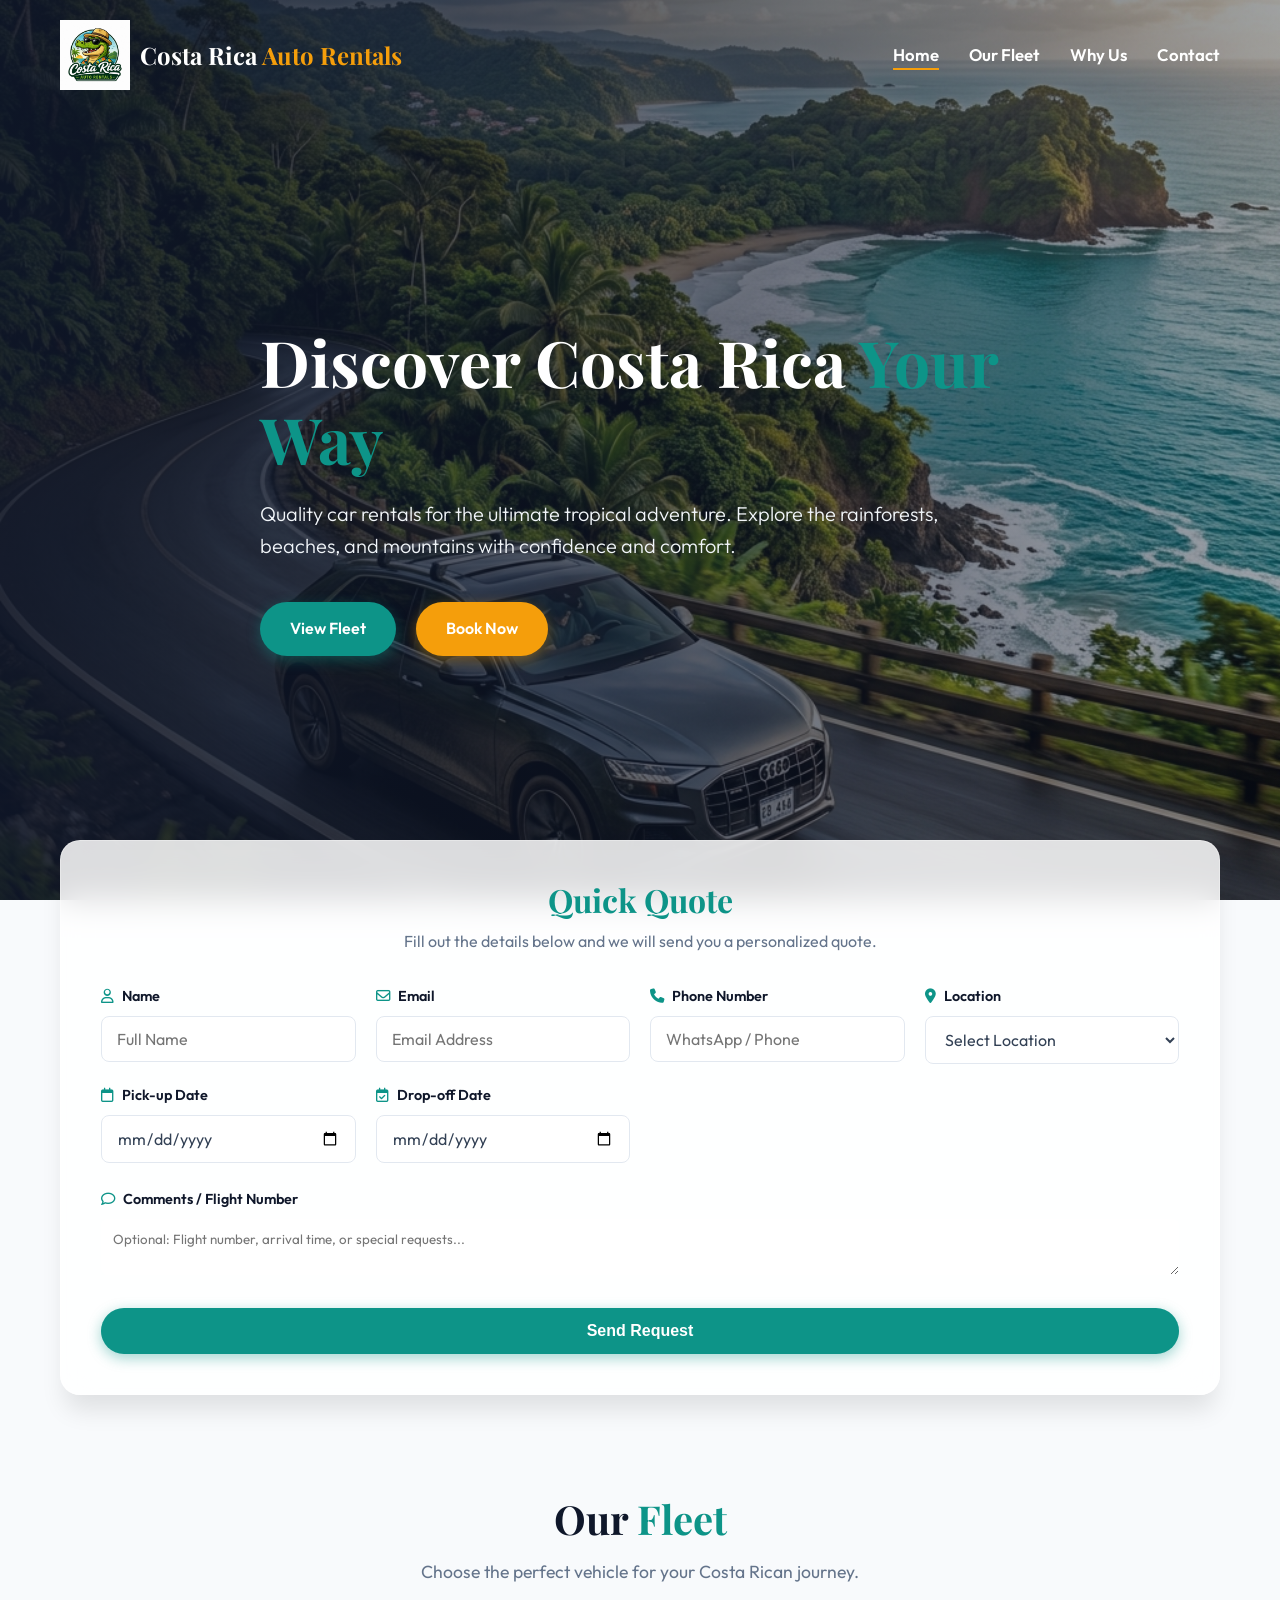
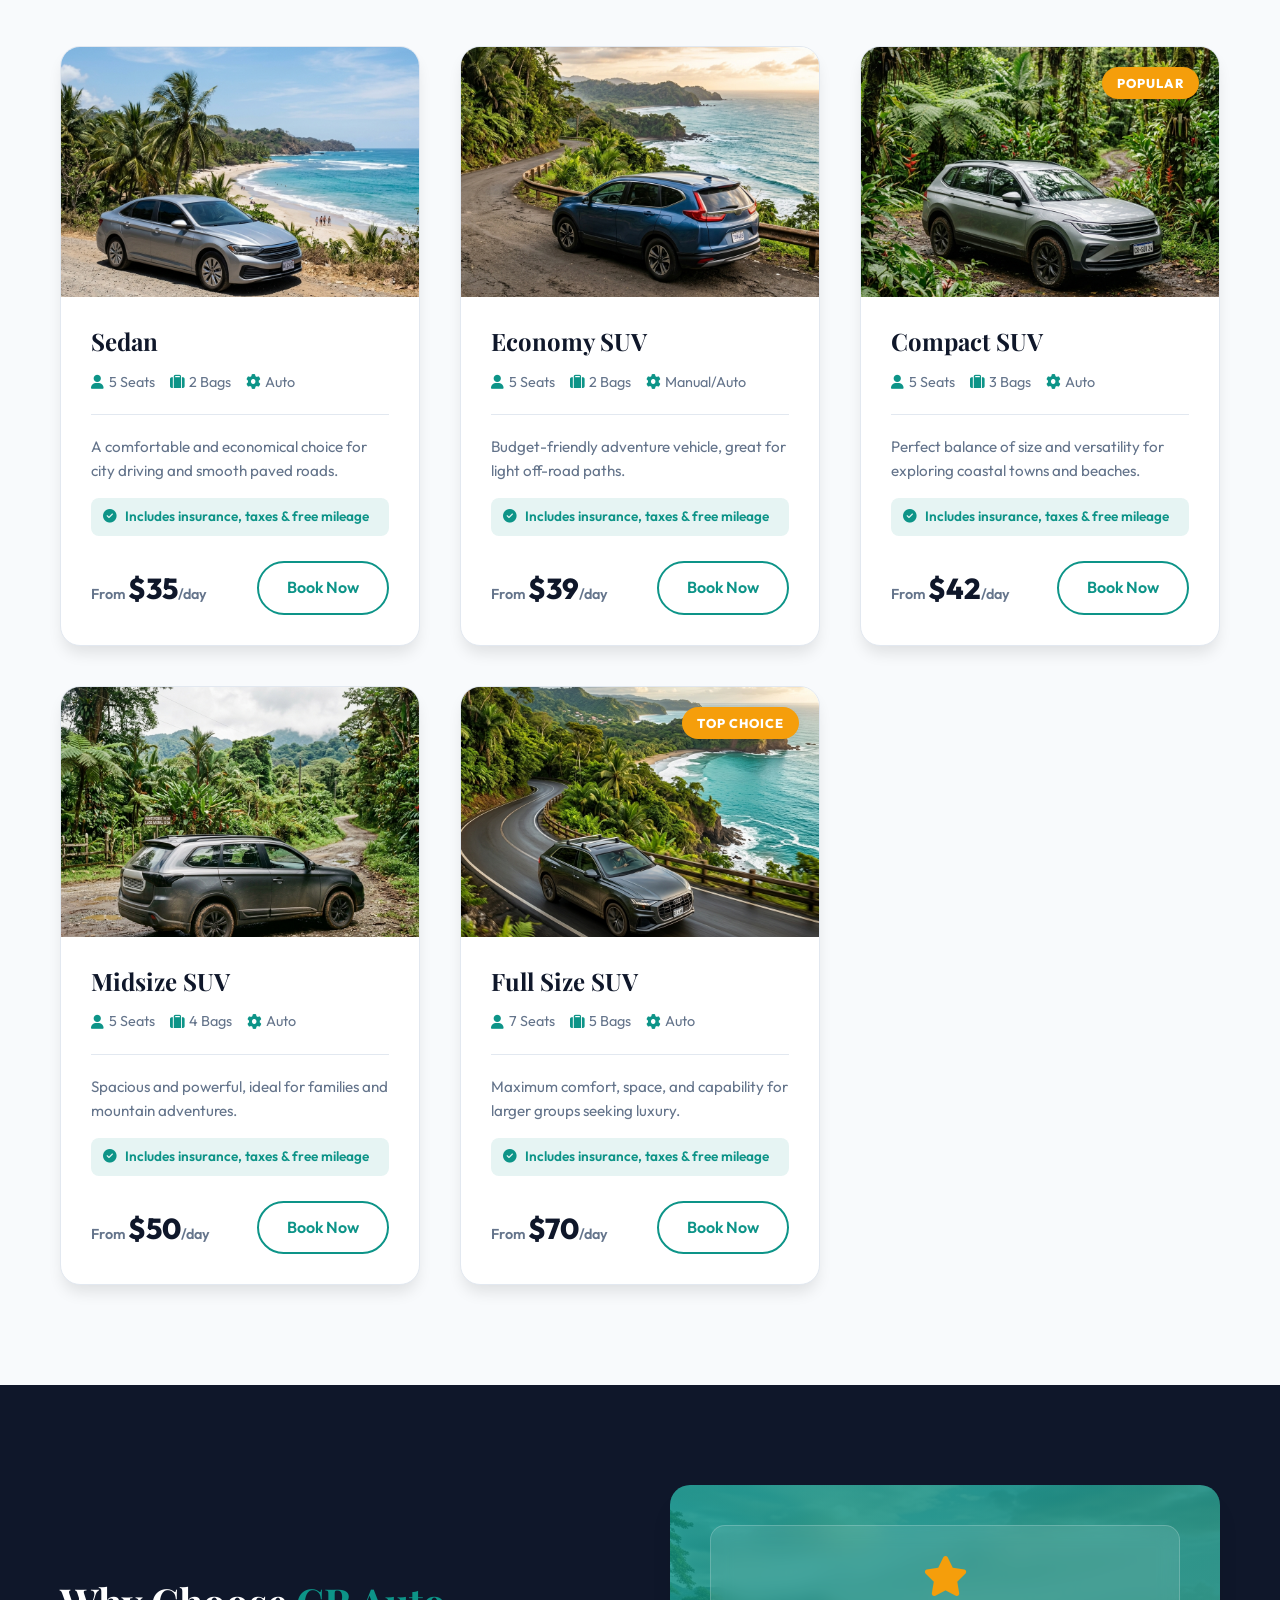
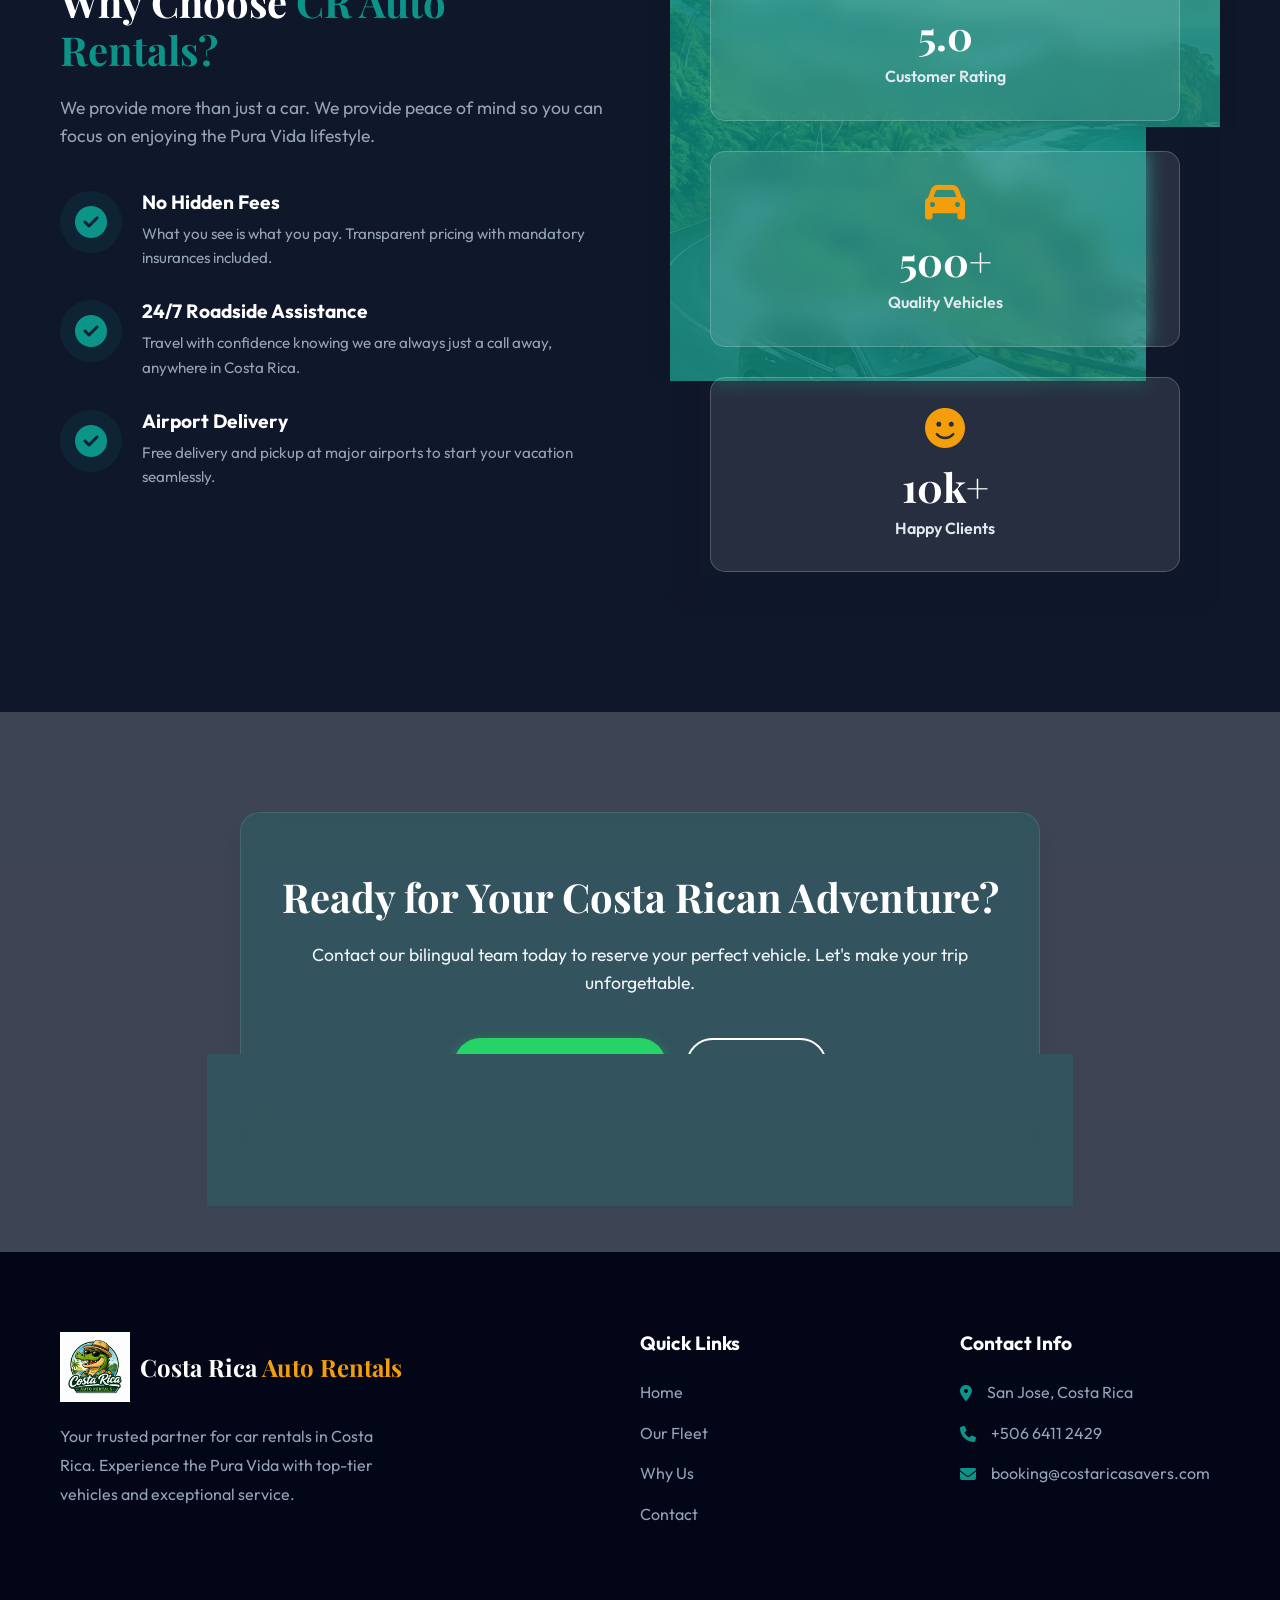
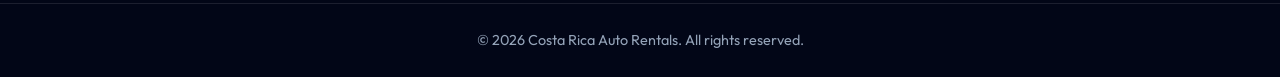
<file: Costa-Rica-Auto-Rentals/index.html>
<!DOCTYPE html>
<html lang="en">
<head>
    <meta charset="UTF-8">
    <meta name="viewport" content="width=device-width, initial-scale=1.0">
    <title>Costa Rica Auto Rentals | Quality Car Hire</title>
    <meta name="description" content="Explore Costa Rica with our reliable car rental service. Choose from luxury SUVs and economical compacts to start your adventure today.">
    <!-- Google Fonts -->
    <link rel="preconnect" href="https://fonts.googleapis.com">
    <link rel="preconnect" href="https://fonts.gstatic.com" crossorigin>
    <link href="https://fonts.googleapis.com/css2?family=Outfit:wght@300;400;600;800&family=Playfair+Display:wght@600;700&display=swap" rel="stylesheet">
    <!-- Font Awesome -->
    <link rel="stylesheet" href="https://cdnjs.cloudflare.com/ajax/libs/font-awesome/6.4.0/css/all.min.css">
    <link rel="stylesheet" href="styles.css">
</head>
<body>

    <!-- Navigation -->
    <nav id="navbar" class="navbar">
        <div class="container nav-container">
            <a href="#" class="logo">
                <img src="assets/logo.jpg" alt="Costa Rica Auto Rentals Logo" class="brand-logo">
                <span class="logo-text">Costa Rica <span>Auto Rentals</span></span>
            </a>
            <ul class="nav-links">
                <li><a href="#home">Home</a></li>
                <li><a href="#fleet">Our Fleet</a></li>
                <li><a href="#why-us">Why Us</a></li>
                <li><a href="#contact">Contact</a></li>
            </ul>
            <div class="hamburger">
                <i class="fa-solid fa-bars"></i>
            </div>
        </div>
    </nav>

    <!-- Hero Section -->
    <section id="home" class="hero">
        <div class="hero-overlay"></div>
        <div class="container hero-content">
            <h1>Discover Costa Rica <span>Your Way</span></h1>
            <p>Quality car rentals for the ultimate tropical adventure. Explore the rainforests, beaches, and mountains with confidence and comfort.</p>
            <div class="hero-cta">
                <a href="#fleet" class="btn btn-primary">View Fleet</a>
                <a href="#contact" class="btn btn-secondary">Book Now</a>
            </div>
        </div>
    </section>

    <!-- Quick Quote Form Widget -->
    <section class="booking-widget-section">
        <div class="container">
            <form action="https://formsubmit.co/booking@costaricasavers.com" method="POST" id="quick-quote" class="quick-quote-form glassmorphism">
                <div class="form-header">
                    <h3>Quick Quote</h3>
                    <p>Fill out the details below and we will send you a personalized quote.</p>
                </div>
                
                <div class="form-grid">
                    <div class="input-group">
                        <label><i class="fa-regular fa-user"></i> Name</label>
                        <input type="text" name="Name" required placeholder="Full Name">
                    </div>
                    <div class="input-group">
                        <label><i class="fa-regular fa-envelope"></i> Email</label>
                        <input type="email" name="Email" required placeholder="Email Address">
                    </div>
                    <div class="input-group">
                        <label><i class="fa-solid fa-phone"></i> Phone Number</label>
                        <input type="tel" name="Phone" required placeholder="WhatsApp / Phone">
                    </div>
                    <div class="input-group">
                        <label><i class="fa-solid fa-location-dot"></i> Location</label>
                        <select name="Location" required>
                            <option value="">Select Location</option>
                            <option value="SJO">San Jose Airport (SJO)</option>
                            <option value="LIR">Liberia Airport (LIR)</option>
                        </select>
                    </div>
                    <div class="input-group">
                        <label><i class="fa-regular fa-calendar"></i> Pick-up Date</label>
                        <input type="date" name="Pick-up Date" required>
                    </div>
                    <div class="input-group">
                        <label><i class="fa-regular fa-calendar-check"></i> Drop-off Date</label>
                        <input type="date" name="Drop-off Date" required>
                    </div>
                </div>

                <div class="input-group" style="margin-bottom: 25px;">
                    <label><i class="fa-regular fa-comment"></i> Comments / Flight Number</label>
                    <textarea name="Comments" rows="2" placeholder="Optional: Flight number, arrival time, or special requests..." style="width: 100%; padding: 12px; border: 1px solid var(--border-color); border-radius: 8px; font-family: inherit;"></textarea>
                </div>

                <!-- Configuración oculta de FormSubmit -->
                <input type="hidden" name="_subject" value="New Quick Quote Request - Costa Rica Auto Rentals">
                <input type="hidden" name="_captcha" value="false">
                <input type="hidden" name="_template" value="table">
                
                <button type="submit" class="btn btn-primary btn-block" id="submit-quote">Send Request</button>
            </form>
        </div>
    </section>

    <!-- Fleet Section -->
    <section id="fleet" class="fleet section-padding">
        <div class="container">
            <div class="section-title">
                <h2>Our <span>Fleet</span></h2>
                <p>Choose the perfect vehicle for your Costa Rican journey.</p>
            </div>
            
            <div class="fleet-grid">
                <!-- Sedan -->
                <div class="car-card">
                    <div class="car-img-container">
                        <img src="assets/fleet_sedan.png" alt="Sedan" class="car-img">
                    </div>
                    <div class="car-info">
                        <h3>Sedan</h3>
                        <div class="car-features">
                            <span><i class="fa-solid fa-user"></i> 5 Seats</span>
                            <span><i class="fa-solid fa-suitcase"></i> 2 Bags</span>
                            <span><i class="fa-solid fa-gear"></i> Auto</span>
                        </div>
                        <p class="car-desc">A comfortable and economical choice for city driving and smooth paved roads.</p>
                        <p class="car-includes"><i class="fa-solid fa-check-circle"></i> Includes insurance, taxes & free mileage</p>
                        <div class="car-footer">
                            <div class="price">From <span>$35</span>/day</div>
                            <a href="#contact" class="btn btn-outline">Book Now</a>
                        </div>
                    </div>
                </div>

                <!-- Economy SUV -->
                <div class="car-card">
                    <div class="car-img-container">
                        <img src="assets/fleet_economy_suv.png" alt="Economy SUV" class="car-img">
                    </div>
                    <div class="car-info">
                        <h3>Economy SUV</h3>
                        <div class="car-features">
                            <span><i class="fa-solid fa-user"></i> 5 Seats</span>
                            <span><i class="fa-solid fa-suitcase"></i> 2 Bags</span>
                            <span><i class="fa-solid fa-gear"></i> Manual/Auto</span>
                        </div>
                        <p class="car-desc">Budget-friendly adventure vehicle, great for light off-road paths.</p>
                        <p class="car-includes"><i class="fa-solid fa-check-circle"></i> Includes insurance, taxes & free mileage</p>
                        <div class="car-footer">
                            <div class="price">From <span>$39</span>/day</div>
                            <a href="#contact" class="btn btn-outline">Book Now</a>
                        </div>
                    </div>
                </div>

                <!-- Compact SUV -->
                <div class="car-card">
                    <div class="car-img-container">
                        <img src="assets/fleet_compact_suv.png" alt="Compact SUV" class="car-img">
                        <div class="car-badge">Popular</div>
                    </div>
                    <div class="car-info">
                        <h3>Compact SUV</h3>
                        <div class="car-features">
                            <span><i class="fa-solid fa-user"></i> 5 Seats</span>
                            <span><i class="fa-solid fa-suitcase"></i> 3 Bags</span>
                            <span><i class="fa-solid fa-gear"></i> Auto</span>
                        </div>
                        <p class="car-desc">Perfect balance of size and versatility for exploring coastal towns and beaches.</p>
                        <p class="car-includes"><i class="fa-solid fa-check-circle"></i> Includes insurance, taxes & free mileage</p>
                        <div class="car-footer">
                            <div class="price">From <span>$42</span>/day</div>
                            <a href="#contact" class="btn btn-outline">Book Now</a>
                        </div>
                    </div>
                </div>

                <!-- Midsize SUV -->
                <div class="car-card">
                    <div class="car-img-container">
                        <img src="assets/fleet_midsize_suv.png" alt="Midsize SUV" class="car-img">
                    </div>
                    <div class="car-info">
                        <h3>Midsize SUV</h3>
                        <div class="car-features">
                            <span><i class="fa-solid fa-user"></i> 5 Seats</span>
                            <span><i class="fa-solid fa-suitcase"></i> 4 Bags</span>
                            <span><i class="fa-solid fa-gear"></i> Auto</span>
                        </div>
                        <p class="car-desc">Spacious and powerful, ideal for families and mountain adventures.</p>
                        <p class="car-includes"><i class="fa-solid fa-check-circle"></i> Includes insurance, taxes & free mileage</p>
                        <div class="car-footer">
                            <div class="price">From <span>$50</span>/day</div>
                            <a href="#contact" class="btn btn-outline">Book Now</a>
                        </div>
                    </div>
                </div>

                <!-- Full Size SUV -->
                <div class="car-card">
                    <div class="car-img-container">
                        <img src="assets/hero_costa_rica.png" alt="Full Size SUV" class="car-img">
                        <div class="car-badge">Top Choice</div>
                    </div>
                    <div class="car-info">
                        <h3>Full Size SUV</h3>
                        <div class="car-features">
                            <span><i class="fa-solid fa-user"></i> 7 Seats</span>
                            <span><i class="fa-solid fa-suitcase"></i> 5 Bags</span>
                            <span><i class="fa-solid fa-gear"></i> Auto</span>
                        </div>
                        <p class="car-desc">Maximum comfort, space, and capability for larger groups seeking luxury.</p>
                        <p class="car-includes"><i class="fa-solid fa-check-circle"></i> Includes insurance, taxes & free mileage</p>
                        <div class="car-footer">
                            <div class="price">From <span>$70</span>/day</div>
                            <a href="#contact" class="btn btn-outline">Book Now</a>
                        </div>
                    </div>
                </div>
            </div>
        </div>
    </section>

    <!-- Why Us Section -->
    <section id="why-us" class="why-us section-padding">
        <div class="container">
            <div class="why-us-content">
                <div class="why-us-text">
                    <h2>Why Choose <span>CR Auto Rentals?</span></h2>
                    <p>We provide more than just a car. We provide peace of mind so you can focus on enjoying the Pura Vida lifestyle.</p>
                    <ul class="benefits-list">
                        <li>
                            <i class="fa-solid fa-check-circle"></i>
                            <div>
                                <h4>No Hidden Fees</h4>
                                <p>What you see is what you pay. Transparent pricing with mandatory insurances included.</p>
                            </div>
                        </li>
                        <li>
                            <i class="fa-solid fa-check-circle"></i>
                            <div>
                                <h4>24/7 Roadside Assistance</h4>
                                <p>Travel with confidence knowing we are always just a call away, anywhere in Costa Rica.</p>
                            </div>
                        </li>
                        <li>
                            <i class="fa-solid fa-check-circle"></i>
                            <div>
                                <h4>Airport Delivery</h4>
                                <p>Free delivery and pickup at major airports to start your vacation seamlessly.</p>
                            </div>
                        </li>
                    </ul>
                </div>
                <div class="why-us-image glassmorphism">
                    <div class="stats-container">
                        <div class="stat-box">
                            <i class="fa-solid fa-star"></i>
                            <h3>5.0</h3>
                            <p>Customer Rating</p>
                        </div>
                        <div class="stat-box">
                            <i class="fa-solid fa-car"></i>
                            <h3>500+</h3>
                            <p>Quality Vehicles</p>
                        </div>
                        <div class="stat-box">
                            <i class="fa-solid fa-face-smile"></i>
                            <h3>10k+</h3>
                            <p>Happy Clients</p>
                        </div>
                    </div>
                </div>
            </div>
        </div>
    </section>

    <!-- Contact / CTA Section -->
    <section id="contact" class="cta section-padding">
        <div class="container">
            <div class="cta-card glassmorphism">
                <h2>Ready for Your Costa Rican Adventure?</h2>
                <p>Contact our bilingual team today to reserve your perfect vehicle. Let's make your trip unforgettable.</p>
                <div class="cta-buttons">
                    <a href="https://wa.me/50664112429" target="_blank" class="btn btn-whatsapp"><i class="fa-brands fa-whatsapp"></i> Chat on WhatsApp</a>
                    <a href="mailto:booking@costaricasavers.com" class="btn btn-outline-light"><i class="fa-regular fa-envelope"></i> Email Us</a>
                </div>
            </div>
        </div>
    </section>

    <!-- Footer -->
    <footer>
        <div class="container footer-content">
            <div class="footer-brand">
                <a href="#" class="logo">
                    <img src="assets/logo.jpg" alt="Costa Rica Auto Rentals Logo" class="brand-logo">
                    <span class="logo-text" style="color: var(--white);">Costa Rica <span>Auto Rentals</span></span>
                </a>
                <p>Your trusted partner for car rentals in Costa Rica. Experience the Pura Vida with top-tier vehicles and exceptional service.</p>
            </div>
            <div class="footer-links">
                <h3>Quick Links</h3>
                <ul>
                    <li><a href="#home">Home</a></li>
                    <li><a href="#fleet">Our Fleet</a></li>
                    <li><a href="#why-us">Why Us</a></li>
                    <li><a href="#contact">Contact</a></li>
                </ul>
            </div>
            <div class="footer-contact">
                <h3>Contact Info</h3>
                <p><i class="fa-solid fa-location-dot"></i> San Jose, Costa Rica</p>
                <p><i class="fa-solid fa-phone"></i> +506 6411 2429</p>
                <p><i class="fa-solid fa-envelope"></i> booking@costaricasavers.com</p>
            </div>
        </div>
        <div class="footer-bottom">
            <p>&copy; 2026 Costa Rica Auto Rentals. All rights reserved.</p>
        </div>
    </footer>

    <script src="script.js"></script>
</body>
</html>
</file>
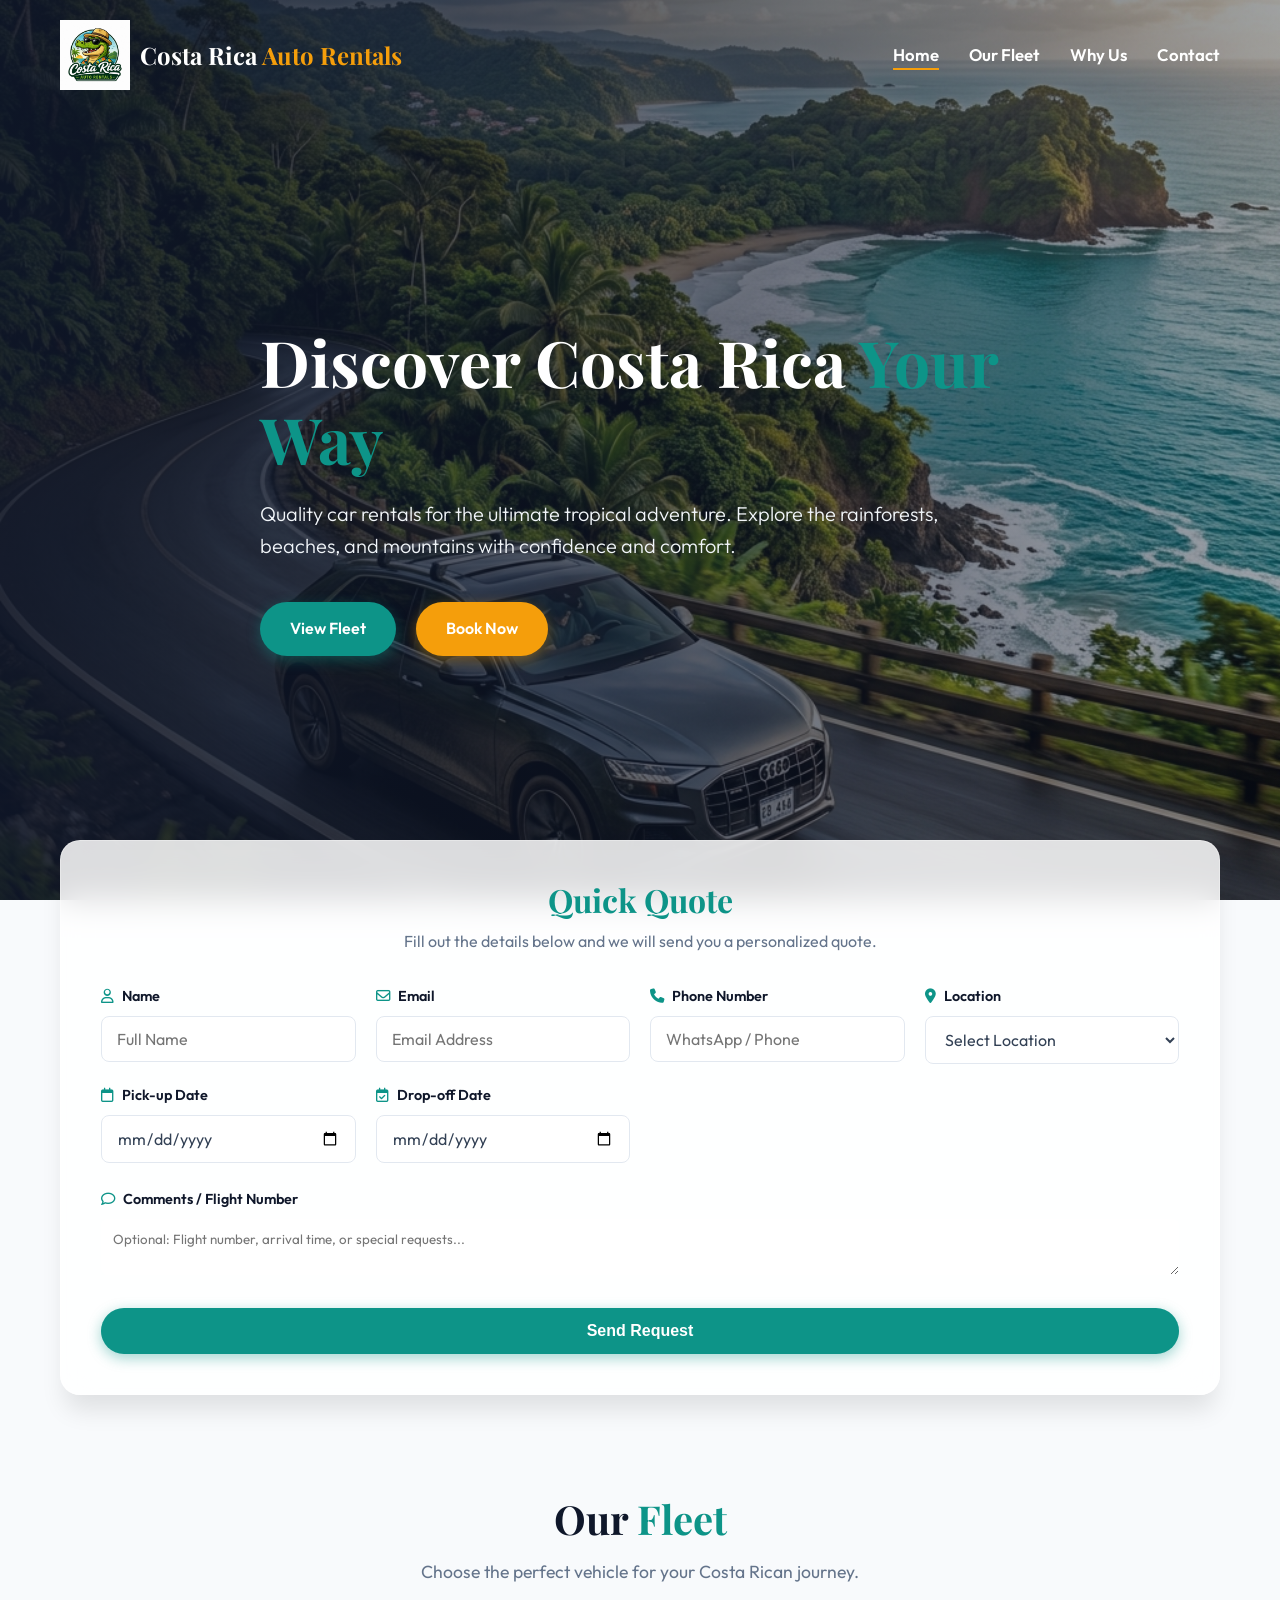
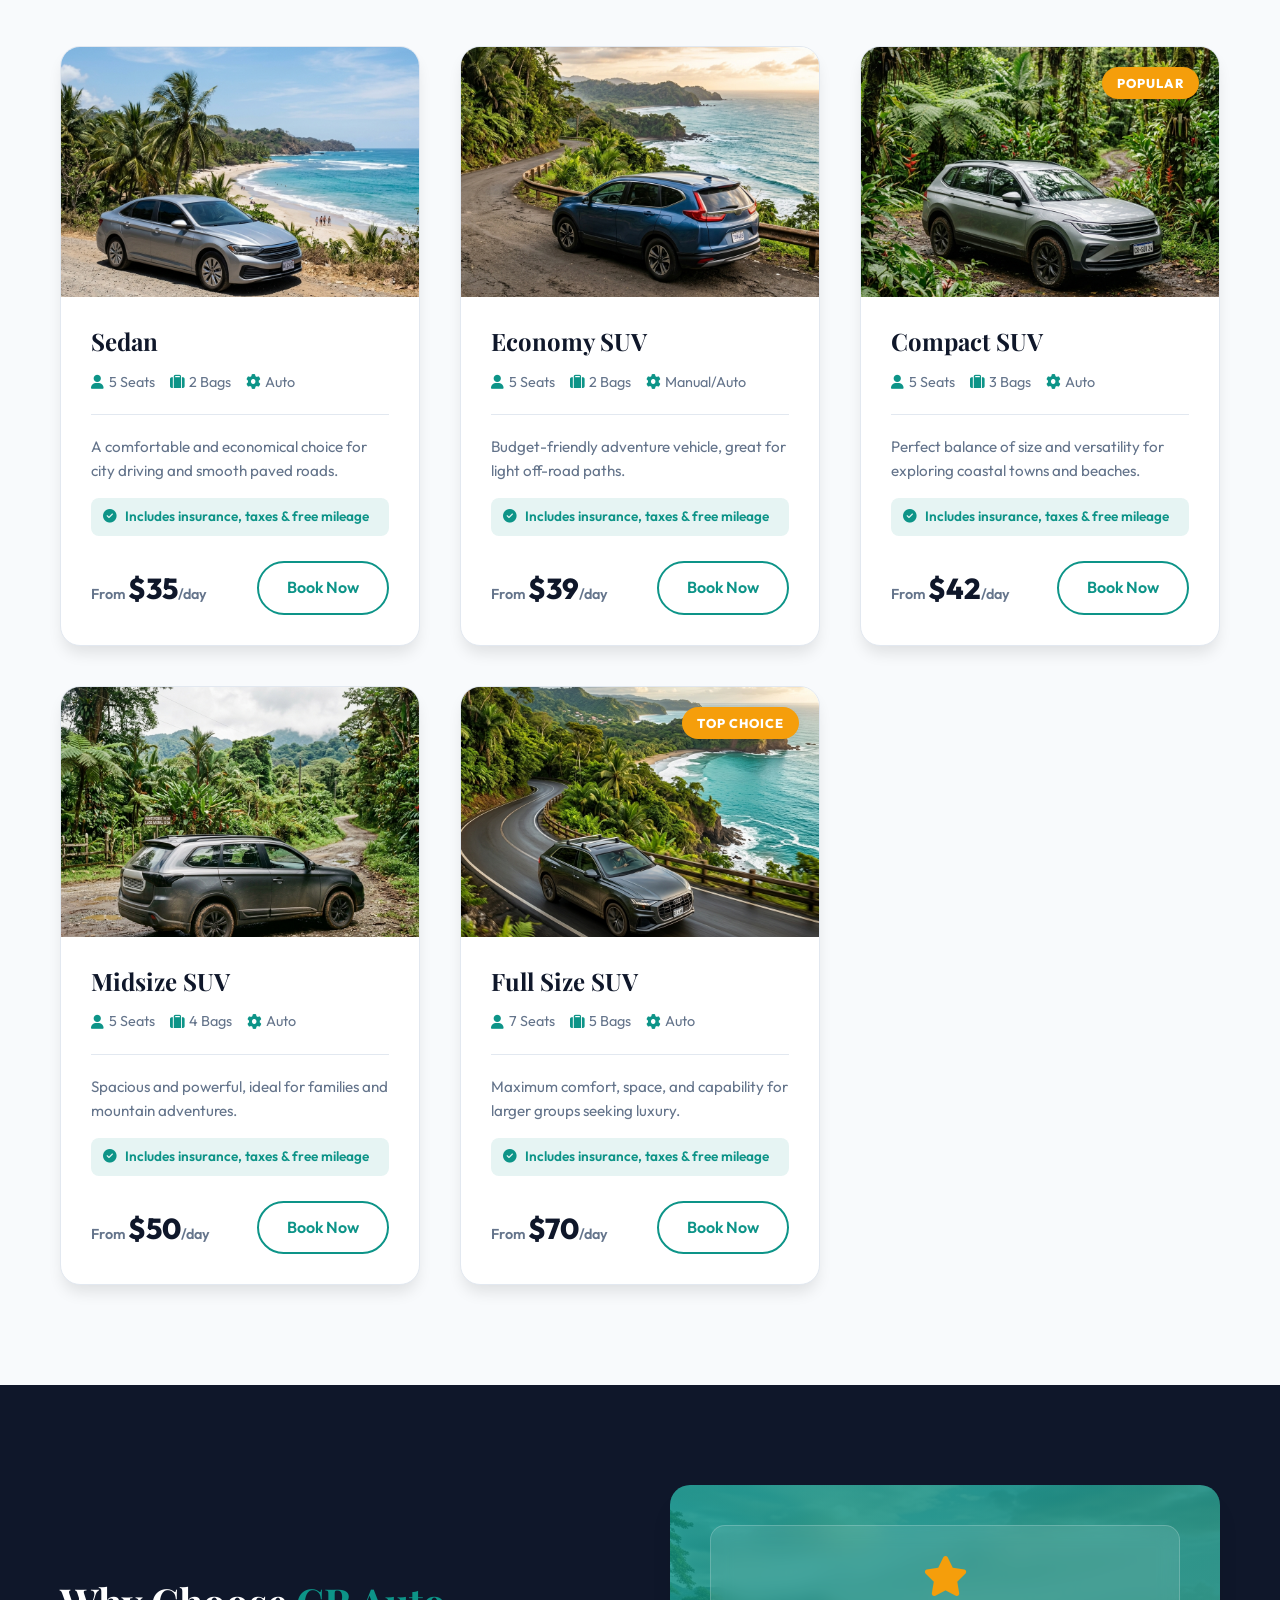
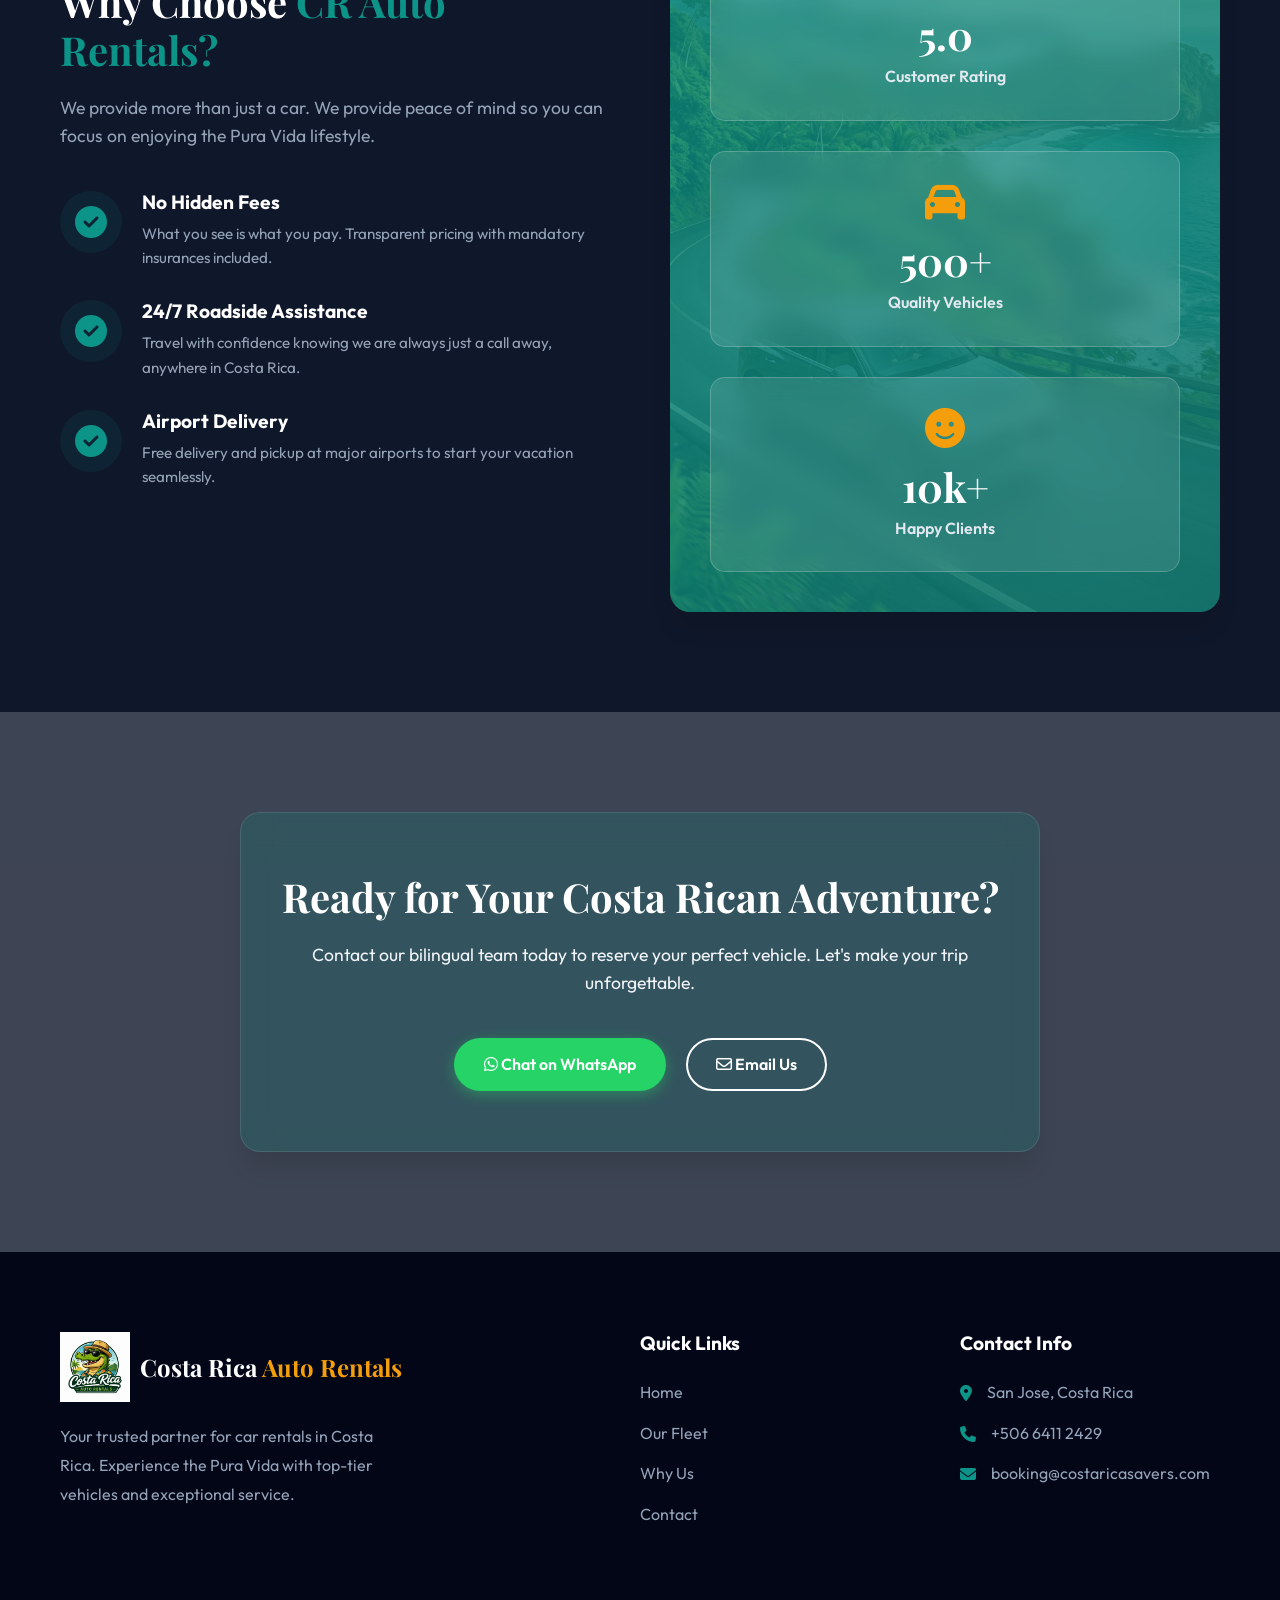
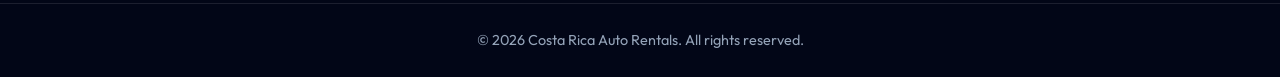
<file: Costa-Rica-Auto-Rentals/Costa-Rica-Auto-Rentals/index.html>
<!DOCTYPE html>
<html lang="en">
<head>
    <meta charset="UTF-8">
    <meta name="viewport" content="width=device-width, initial-scale=1.0">
    <title>Costa Rica Auto Rentals | Quality Car Hire</title>
    <meta name="description" content="Explore Costa Rica with our reliable car rental service. Choose from luxury SUVs and economical compacts to start your adventure today.">
    <!-- Google Fonts -->
    <link rel="preconnect" href="https://fonts.googleapis.com">
    <link rel="preconnect" href="https://fonts.gstatic.com" crossorigin>
    <link href="https://fonts.googleapis.com/css2?family=Outfit:wght@300;400;600;800&family=Playfair+Display:wght@600;700&display=swap" rel="stylesheet">
    <!-- Font Awesome -->
    <link rel="stylesheet" href="https://cdnjs.cloudflare.com/ajax/libs/font-awesome/6.4.0/css/all.min.css">
    <link rel="stylesheet" href="styles.css">
</head>
<body>

    <!-- Navigation -->
    <nav id="navbar" class="navbar">
        <div class="container nav-container">
            <a href="#" class="logo">
                <img src="assets/logo.jpg" alt="Costa Rica Auto Rentals Logo" class="brand-logo">
                <span class="logo-text">Costa Rica <span>Auto Rentals</span></span>
            </a>
            <ul class="nav-links">
                <li><a href="#home">Home</a></li>
                <li><a href="#fleet">Our Fleet</a></li>
                <li><a href="#why-us">Why Us</a></li>
                <li><a href="#contact">Contact</a></li>
            </ul>
            <div class="hamburger">
                <i class="fa-solid fa-bars"></i>
            </div>
        </div>
    </nav>

    <!-- Hero Section -->
    <section id="home" class="hero">
        <div class="hero-overlay"></div>
        <div class="container hero-content">
            <h1>Discover Costa Rica <span>Your Way</span></h1>
            <p>Quality car rentals for the ultimate tropical adventure. Explore the rainforests, beaches, and mountains with confidence and comfort.</p>
            <div class="hero-cta">
                <a href="#fleet" class="btn btn-primary">View Fleet</a>
                <a href="#contact" class="btn btn-secondary">Book Now</a>
            </div>
        </div>
    </section>

    <!-- Quick Quote Form Widget -->
    <section class="booking-widget-section">
        <div class="container">
            <form action="https://formsubmit.co/booking@costaricasavers.com" method="POST" id="quick-quote" class="quick-quote-form glassmorphism">
                <div class="form-header">
                    <h3>Quick Quote</h3>
                    <p>Fill out the details below and we will send you a personalized quote.</p>
                </div>
                
                <div class="form-grid">
                    <div class="input-group">
                        <label><i class="fa-regular fa-user"></i> Name</label>
                        <input type="text" name="Name" required placeholder="Full Name">
                    </div>
                    <div class="input-group">
                        <label><i class="fa-regular fa-envelope"></i> Email</label>
                        <input type="email" name="Email" required placeholder="Email Address">
                    </div>
                    <div class="input-group">
                        <label><i class="fa-solid fa-phone"></i> Phone Number</label>
                        <input type="tel" name="Phone" required placeholder="WhatsApp / Phone">
                    </div>
                    <div class="input-group">
                        <label><i class="fa-solid fa-location-dot"></i> Location</label>
                        <select name="Location" required>
                            <option value="">Select Location</option>
                            <option value="SJO">San Jose Airport (SJO)</option>
                            <option value="LIR">Liberia Airport (LIR)</option>
                            <option value="Tamarindo">Tamarindo</option>
                            <option value="Jaco">Jacó</option>
                        </select>
                    </div>
                    <div class="input-group">
                        <label><i class="fa-regular fa-calendar"></i> Pick-up Date</label>
                        <input type="date" name="Pick-up Date" required>
                    </div>
                    <div class="input-group">
                        <label><i class="fa-regular fa-calendar-check"></i> Drop-off Date</label>
                        <input type="date" name="Drop-off Date" required>
                    </div>
                </div>

                <div class="input-group" style="margin-bottom: 25px;">
                    <label><i class="fa-regular fa-comment"></i> Comments / Flight Number</label>
                    <textarea name="Comments" rows="2" placeholder="Optional: Flight number, arrival time, or special requests..." style="width: 100%; padding: 12px; border: 1px solid var(--border-color); border-radius: 8px; font-family: inherit;"></textarea>
                </div>

                <!-- Configuración oculta de FormSubmit -->
                <input type="hidden" name="_subject" value="New Quick Quote Request - Costa Rica Auto Rentals">
                <input type="hidden" name="_captcha" value="false">
                <input type="hidden" name="_template" value="table">
                
                <button type="submit" class="btn btn-primary btn-block" id="submit-quote">Send Request</button>
            </form>
        </div>
    </section>

    <!-- Fleet Section -->
    <section id="fleet" class="fleet section-padding">
        <div class="container">
            <div class="section-title">
                <h2>Our <span>Fleet</span></h2>
                <p>Choose the perfect vehicle for your Costa Rican journey.</p>
            </div>
            
            <div class="fleet-grid">
                <!-- Sedan -->
                <div class="car-card">
                    <div class="car-img-container">
                        <img src="assets/fleet_sedan.png" alt="Sedan" class="car-img">
                    </div>
                    <div class="car-info">
                        <h3>Sedan</h3>
                        <div class="car-features">
                            <span><i class="fa-solid fa-user"></i> 5 Seats</span>
                            <span><i class="fa-solid fa-suitcase"></i> 2 Bags</span>
                            <span><i class="fa-solid fa-gear"></i> Auto</span>
                        </div>
                        <p class="car-desc">A comfortable and economical choice for city driving and smooth paved roads.</p>
                        <p class="car-includes"><i class="fa-solid fa-check-circle"></i> Includes insurance, taxes & free mileage</p>
                        <div class="car-footer">
                            <div class="price">From <span>$35</span>/day</div>
                            <a href="#contact" class="btn btn-outline">Book Now</a>
                        </div>
                    </div>
                </div>

                <!-- Economy SUV -->
                <div class="car-card">
                    <div class="car-img-container">
                        <img src="assets/fleet_economy_suv.png" alt="Economy SUV" class="car-img">
                    </div>
                    <div class="car-info">
                        <h3>Economy SUV</h3>
                        <div class="car-features">
                            <span><i class="fa-solid fa-user"></i> 5 Seats</span>
                            <span><i class="fa-solid fa-suitcase"></i> 2 Bags</span>
                            <span><i class="fa-solid fa-gear"></i> Manual/Auto</span>
                        </div>
                        <p class="car-desc">Budget-friendly adventure vehicle, great for light off-road paths.</p>
                        <p class="car-includes"><i class="fa-solid fa-check-circle"></i> Includes insurance, taxes & free mileage</p>
                        <div class="car-footer">
                            <div class="price">From <span>$39</span>/day</div>
                            <a href="#contact" class="btn btn-outline">Book Now</a>
                        </div>
                    </div>
                </div>

                <!-- Compact SUV -->
                <div class="car-card">
                    <div class="car-img-container">
                        <img src="assets/fleet_compact_suv.png" alt="Compact SUV" class="car-img">
                        <div class="car-badge">Popular</div>
                    </div>
                    <div class="car-info">
                        <h3>Compact SUV</h3>
                        <div class="car-features">
                            <span><i class="fa-solid fa-user"></i> 5 Seats</span>
                            <span><i class="fa-solid fa-suitcase"></i> 3 Bags</span>
                            <span><i class="fa-solid fa-gear"></i> Auto</span>
                        </div>
                        <p class="car-desc">Perfect balance of size and versatility for exploring coastal towns and beaches.</p>
                        <p class="car-includes"><i class="fa-solid fa-check-circle"></i> Includes insurance, taxes & free mileage</p>
                        <div class="car-footer">
                            <div class="price">From <span>$42</span>/day</div>
                            <a href="#contact" class="btn btn-outline">Book Now</a>
                        </div>
                    </div>
                </div>

                <!-- Midsize SUV -->
                <div class="car-card">
                    <div class="car-img-container">
                        <img src="assets/fleet_midsize_suv.png" alt="Midsize SUV" class="car-img">
                    </div>
                    <div class="car-info">
                        <h3>Midsize SUV</h3>
                        <div class="car-features">
                            <span><i class="fa-solid fa-user"></i> 5 Seats</span>
                            <span><i class="fa-solid fa-suitcase"></i> 4 Bags</span>
                            <span><i class="fa-solid fa-gear"></i> Auto</span>
                        </div>
                        <p class="car-desc">Spacious and powerful, ideal for families and mountain adventures.</p>
                        <p class="car-includes"><i class="fa-solid fa-check-circle"></i> Includes insurance, taxes & free mileage</p>
                        <div class="car-footer">
                            <div class="price">From <span>$50</span>/day</div>
                            <a href="#contact" class="btn btn-outline">Book Now</a>
                        </div>
                    </div>
                </div>

                <!-- Full Size SUV -->
                <div class="car-card">
                    <div class="car-img-container">
                        <img src="assets/hero_costa_rica.png" alt="Full Size SUV" class="car-img">
                        <div class="car-badge">Top Choice</div>
                    </div>
                    <div class="car-info">
                        <h3>Full Size SUV</h3>
                        <div class="car-features">
                            <span><i class="fa-solid fa-user"></i> 7 Seats</span>
                            <span><i class="fa-solid fa-suitcase"></i> 5 Bags</span>
                            <span><i class="fa-solid fa-gear"></i> Auto</span>
                        </div>
                        <p class="car-desc">Maximum comfort, space, and capability for larger groups seeking luxury.</p>
                        <p class="car-includes"><i class="fa-solid fa-check-circle"></i> Includes insurance, taxes & free mileage</p>
                        <div class="car-footer">
                            <div class="price">From <span>$70</span>/day</div>
                            <a href="#contact" class="btn btn-outline">Book Now</a>
                        </div>
                    </div>
                </div>
            </div>
        </div>
    </section>

    <!-- Why Us Section -->
    <section id="why-us" class="why-us section-padding">
        <div class="container">
            <div class="why-us-content">
                <div class="why-us-text">
                    <h2>Why Choose <span>CR Auto Rentals?</span></h2>
                    <p>We provide more than just a car. We provide peace of mind so you can focus on enjoying the Pura Vida lifestyle.</p>
                    <ul class="benefits-list">
                        <li>
                            <i class="fa-solid fa-check-circle"></i>
                            <div>
                                <h4>No Hidden Fees</h4>
                                <p>What you see is what you pay. Transparent pricing with mandatory insurances included.</p>
                            </div>
                        </li>
                        <li>
                            <i class="fa-solid fa-check-circle"></i>
                            <div>
                                <h4>24/7 Roadside Assistance</h4>
                                <p>Travel with confidence knowing we are always just a call away, anywhere in Costa Rica.</p>
                            </div>
                        </li>
                        <li>
                            <i class="fa-solid fa-check-circle"></i>
                            <div>
                                <h4>Airport Delivery</h4>
                                <p>Free delivery and pickup at major airports to start your vacation seamlessly.</p>
                            </div>
                        </li>
                    </ul>
                </div>
                <div class="why-us-image glassmorphism">
                    <div class="stats-container">
                        <div class="stat-box">
                            <i class="fa-solid fa-star"></i>
                            <h3>5.0</h3>
                            <p>Customer Rating</p>
                        </div>
                        <div class="stat-box">
                            <i class="fa-solid fa-car"></i>
                            <h3>500+</h3>
                            <p>Quality Vehicles</p>
                        </div>
                        <div class="stat-box">
                            <i class="fa-solid fa-face-smile"></i>
                            <h3>10k+</h3>
                            <p>Happy Clients</p>
                        </div>
                    </div>
                </div>
            </div>
        </div>
    </section>

    <!-- Contact / CTA Section -->
    <section id="contact" class="cta section-padding">
        <div class="container">
            <div class="cta-card glassmorphism">
                <h2>Ready for Your Costa Rican Adventure?</h2>
                <p>Contact our bilingual team today to reserve your perfect vehicle. Let's make your trip unforgettable.</p>
                <div class="cta-buttons">
                    <a href="https://wa.me/50664112429" target="_blank" class="btn btn-whatsapp"><i class="fa-brands fa-whatsapp"></i> Chat on WhatsApp</a>
                    <a href="mailto:booking@costaricasavers.com" class="btn btn-outline-light"><i class="fa-regular fa-envelope"></i> Email Us</a>
                </div>
            </div>
        </div>
    </section>

    <!-- Footer -->
    <footer>
        <div class="container footer-content">
            <div class="footer-brand">
                <a href="#" class="logo">
                    <img src="assets/logo.jpg" alt="Costa Rica Auto Rentals Logo" class="brand-logo">
                    <span class="logo-text" style="color: var(--white);">Costa Rica <span>Auto Rentals</span></span>
                </a>
                <p>Your trusted partner for car rentals in Costa Rica. Experience the Pura Vida with top-tier vehicles and exceptional service.</p>
            </div>
            <div class="footer-links">
                <h3>Quick Links</h3>
                <ul>
                    <li><a href="#home">Home</a></li>
                    <li><a href="#fleet">Our Fleet</a></li>
                    <li><a href="#why-us">Why Us</a></li>
                    <li><a href="#contact">Contact</a></li>
                </ul>
            </div>
            <div class="footer-contact">
                <h3>Contact Info</h3>
                <p><i class="fa-solid fa-location-dot"></i> San Jose, Costa Rica</p>
                <p><i class="fa-solid fa-phone"></i> +506 6411 2429</p>
                <p><i class="fa-solid fa-envelope"></i> booking@costaricasavers.com</p>
            </div>
        </div>
        <div class="footer-bottom">
            <p>&copy; 2026 Costa Rica Auto Rentals. All rights reserved.</p>
        </div>
    </footer>

    <script src="script.js"></script>
</body>
</html>
</file>
<file: Costa-Rica-Auto-Rentals/styles.css>
/* =========================================
   CSS VARIABLES & THEME SETUP
   ========================================= */
:root {
    /* Color Palette */
    --primary-color: #0d9488; /* Tropical Teal/Green */
    --primary-dark: #0f766e;
    --secondary-color: #f59e0b; /* Sunset Orange/Gold */
    --secondary-dark: #d97706;
    
    --bg-dark: #0f172a; /* Deep Navy/Slate for sections */
    --bg-light: #f8fafc;
    --text-main: #334155;
    --text-muted: #64748b;
    --text-light: #f1f5f9;
    
    --white: #ffffff;
    --whatsapp-color: #25D366;

    /* Typography */
    --font-primary: 'Outfit', sans-serif;
    --font-heading: 'Playfair Display', serif;
    
    /* Layout & Shadows */
    --transition-fast: 0.3s ease;
    --transition-slow: 0.5s ease;
    --shadow-sm: 0 4px 6px rgba(0, 0, 0, 0.05);
    --shadow-md: 0 10px 15px -3px rgba(0, 0, 0, 0.1);
    --shadow-lg: 0 20px 25px -5px rgba(0, 0, 0, 0.1);
    
    /* Glassmorphism */
    --glass-bg: rgba(255, 255, 255, 0.85);
    --glass-border: rgba(255, 255, 255, 0.3);
    --glass-blur: blur(16px);
}

/* =========================================
   RESET & GLOBAL
   ========================================= */
* {
    margin: 0;
    padding: 0;
    box-sizing: border-box;
}

html {
    scroll-behavior: smooth;
}

body {
    font-family: var(--font-primary);
    color: var(--text-main);
    background-color: var(--bg-light);
    line-height: 1.6;
    overflow-x: hidden;
}

h1, h2, h3, h4 {
    font-family: var(--font-heading);
    color: var(--bg-dark);
    line-height: 1.2;
}

h1 span, h2 span {
    color: var(--primary-color);
}

a {
    text-decoration: none;
    color: inherit;
    transition: var(--transition-fast);
}

ul {
    list-style: none;
}

.container {
    max-width: 1200px;
    margin: 0 auto;
    padding: 0 20px;
}

.section-padding {
    padding: 100px 0;
}

.section-title {
    text-align: center;
    margin-bottom: 60px;
}

.section-title h2 {
    font-size: 2.5rem;
    margin-bottom: 15px;
}

.section-title p {
    color: var(--text-muted);
    font-size: 1.1rem;
    max-width: 600px;
    margin: 0 auto;
}

/* =========================================
   BUTTONS
   ========================================= */
.btn {
    display: inline-block;
    padding: 12px 28px;
    border-radius: 50px;
    font-weight: 600;
    font-size: 1rem;
    cursor: pointer;
    text-align: center;
    border: 2px solid transparent;
    transition: all 0.3s cubic-bezier(0.4, 0, 0.2, 1);
}

.btn-primary {
    background-color: var(--primary-color);
    color: var(--white);
    box-shadow: 0 4px 14px rgba(13, 148, 136, 0.4);
}

.btn-primary:hover {
    background-color: var(--primary-dark);
    transform: translateY(-3px);
    box-shadow: 0 6px 20px rgba(13, 148, 136, 0.6);
}

.btn-secondary {
    background-color: var(--secondary-color);
    color: var(--white);
    box-shadow: 0 4px 14px rgba(245, 158, 11, 0.4);
}

.btn-secondary:hover {
    background-color: var(--secondary-dark);
    transform: translateY(-3px);
}

.btn-outline {
    background-color: transparent;
    border-color: var(--primary-color);
    color: var(--primary-color);
}

.btn-outline:hover {
    background-color: var(--primary-color);
    color: var(--white);
}

.btn-outline-light {
    background-color: transparent;
    border-color: var(--white);
    color: var(--white);
}

.btn-outline-light:hover {
    background-color: var(--white);
    color: var(--primary-dark);
}

.btn-whatsapp {
    background-color: var(--whatsapp-color);
    color: var(--white);
    box-shadow: 0 4px 14px rgba(37, 211, 102, 0.4);
}

.btn-whatsapp:hover {
    background-color: #128C7E;
    transform: translateY(-3px);
}

.btn-block {
    display: block;
    width: 100%;
}

/* Glassmorphism Utility */
.glassmorphism {
    background: var(--glass-bg);
    backdrop-filter: var(--glass-blur);
    -webkit-backdrop-filter: var(--glass-blur);
    border: 1px solid var(--glass-border);
    border-radius: 20px;
    box-shadow: var(--shadow-lg);
}

/* =========================================
   NAVIGATION
   ========================================= */
.navbar {
    position: fixed;
    top: 0;
    left: 0;
    width: 100%;
    z-index: 1000;
    padding: 20px 0;
    transition: var(--transition-fast);
}

.navbar.scrolled {
    background-color: var(--white);
    padding: 15px 0;
    box-shadow: var(--shadow-md);
}

.navbar.scrolled .logo,
.navbar.scrolled .nav-links a,
.navbar.scrolled .hamburger i {
    color: var(--bg-dark);
}

.nav-container {
    display: flex;
    justify-content: space-between;
    align-items: center;
}

.logo {
    font-size: 1.5rem;
    font-weight: 800;
    color: var(--white);
    font-family: var(--font-heading);
    display: flex;
    align-items: center;
    gap: 10px;
}

.brand-logo {
    height: 70px;
    width: auto;
    object-fit: contain;
    transition: var(--transition-fast);
}

.logo-text {
    font-family: var(--font-heading);
    font-size: 1.5rem;
    font-weight: 700;
}

.logo-text span {
    color: var(--secondary-color);
}

.navbar.scrolled .brand-logo {
    height: 55px; /* Shrink logo slightly when scrolling */
}

.logo i {
    color: var(--secondary-color);
    font-size: 1.8rem;
}

.nav-links {
    display: flex;
    gap: 30px;
}

.nav-links a {
    color: var(--white);
    font-weight: 600;
    font-size: 1.05rem;
    position: relative;
}

.nav-links a::after {
    content: '';
    position: absolute;
    bottom: -5px;
    left: 0;
    width: 0;
    height: 2px;
    background-color: var(--secondary-color);
    transition: var(--transition-fast);
}

.nav-links a:hover::after,
.nav-links a.active::after {
    width: 100%;
}

.hamburger {
    display: none;
    cursor: pointer;
    font-size: 1.5rem;
    color: var(--white);
}

/* =========================================
   HERO SECTION
   ========================================= */
.hero {
    height: 100vh;
    min-height: 700px;
    background: url('assets/hero_costa_rica.png') center/cover no-repeat;
    position: relative;
    display: flex;
    align-items: center;
    padding-top: 80px; /* Offset for navbar */
}

.hero-overlay {
    position: absolute;
    top: 0;
    left: 0;
    width: 100%;
    height: 100%;
    background: linear-gradient(to right, rgba(15, 23, 42, 0.9) 0%, rgba(15, 23, 42, 0.4) 100%);
}

.hero-content {
    position: relative;
    z-index: 10;
    max-width: 800px;
    animation: fadeIn 1s ease-out;
}

.hero-content h1 {
    font-size: 4rem;
    color: var(--white);
    margin-bottom: 20px;
}

.hero-content p {
    font-size: 1.25rem;
    color: var(--text-light);
    margin-bottom: 40px;
    font-weight: 300;
}

.hero-cta {
    display: flex;
    gap: 20px;
}

@keyframes fadeIn {
    from { opacity: 0; transform: translateY(30px); }
    to { opacity: 1; transform: translateY(0); }
}

/* =========================================
   QUICK QUOTE WIDGET
   ========================================= */
.booking-widget-section {
    position: relative;
    margin-top: -60px;
    z-index: 20;
}

.quick-quote-form {
    padding: 40px;
}

.form-header {
    text-align: center;
    margin-bottom: 30px;
}

.form-header h3 {
    font-size: 2rem;
    color: var(--primary-color);
    margin-bottom: 10px;
}

.form-header p {
    color: var(--text-muted);
}

.form-grid {
    display: grid;
    grid-template-columns: repeat(auto-fit, minmax(200px, 1fr));
    gap: 20px;
    margin-bottom: 25px;
}

.input-group {
    width: 100%;
}

.input-group label {
    display: block;
    font-weight: 600;
    margin-bottom: 8px;
    color: var(--bg-dark);
    font-size: 0.9rem;
}

.input-group label i {
    color: var(--primary-color);
    margin-right: 5px;
}

.input-group input,
.input-group select {
    width: 100%;
    padding: 12px 15px;
    border: 1px solid #e2e8f0;
    border-radius: 8px;
    font-family: var(--font-primary);
    font-size: 1rem;
    color: var(--text-main);
    background-color: var(--white);
    outline: none;
    transition: var(--transition-fast);
}

.input-group input:focus,
.input-group select:focus {
    border-color: var(--primary-color);
    box-shadow: 0 0 0 3px rgba(13, 148, 136, 0.1);
}

.booking-form button {
    flex: 0 0 auto;
    height: 48px; /* match input height roughly */
}

/* =========================================
   FLEET SECTION
   ========================================= */
.fleet-grid {
    display: grid;
    grid-template-columns: repeat(auto-fit, minmax(350px, 1fr));
    gap: 40px;
}

.car-card {
    background: var(--white);
    border-radius: 20px;
    overflow: hidden;
    box-shadow: var(--shadow-md);
    transition: var(--transition-slow);
    border: 1px solid #e2e8f0;
}

.car-card:hover {
    transform: translateY(-10px);
    box-shadow: var(--shadow-lg);
}

.car-img-container {
    position: relative;
    height: 250px;
    overflow: hidden;
    background-color: #f1f5f9;
}

.car-img {
    width: 100%;
    height: 100%;
    object-fit: cover;
    transition: var(--transition-slow);
}

.car-card:hover .car-img {
    transform: scale(1.05);
}

.car-badge {
    position: absolute;
    top: 20px;
    right: 20px;
    background: var(--secondary-color);
    color: var(--white);
    padding: 6px 15px;
    border-radius: 20px;
    font-size: 0.8rem;
    font-weight: 800;
    text-transform: uppercase;
    letter-spacing: 1px;
    box-shadow: var(--shadow-sm);
}

.car-info {
    padding: 30px;
}

.car-info h3 {
    font-size: 1.5rem;
    margin-bottom: 15px;
}

.car-features {
    display: flex;
    gap: 15px;
    margin-bottom: 20px;
    padding-bottom: 20px;
    border-bottom: 1px solid #e2e8f0;
}

.car-features span {
    font-size: 0.9rem;
    color: var(--text-muted);
    display: flex;
    align-items: center;
    gap: 5px;
}

.car-features i {
    color: var(--primary-color);
}

.car-desc {
    color: var(--text-muted);
    margin-bottom: 15px;
    font-size: 0.95rem;
}

.car-includes {
    color: var(--primary-color);
    font-size: 0.85rem;
    font-weight: 600;
    margin-bottom: 25px;
    display: flex;
    align-items: center;
    gap: 8px;
    background: rgba(13, 148, 136, 0.1);
    padding: 8px 12px;
    border-radius: 8px;
}

.car-footer {
    display: flex;
    justify-content: space-between;
    align-items: center;
}

.price {
    font-size: 0.9rem;
    color: var(--text-muted);
    font-weight: 600;
}

.price span {
    font-size: 1.8rem;
    color: var(--bg-dark);
    font-weight: 800;
}

/* =========================================
   WHY US SECTION
   ========================================= */
.why-us {
    background-color: var(--bg-dark);
    color: var(--white);
}

.why-us-content {
    display: grid;
    grid-template-columns: 1fr 1fr;
    gap: 60px;
    align-items: center;
}

.why-us-text h2 {
    color: var(--white);
    font-size: 2.5rem;
    margin-bottom: 20px;
}

.why-us-text p {
    color: #94a3b8;
    margin-bottom: 40px;
    font-size: 1.1rem;
}

.benefits-list li {
    display: flex;
    gap: 20px;
    margin-bottom: 30px;
}

.benefits-list i {
    font-size: 2rem;
    color: var(--primary-color);
    background: rgba(13, 148, 136, 0.1);
    padding: 15px;
    border-radius: 50%;
    height: max-content;
}

.benefits-list h4 {
    color: var(--white);
    font-size: 1.2rem;
    margin-bottom: 8px;
    font-family: var(--font-primary);
}

.benefits-list li p {
    margin-bottom: 0;
    font-size: 0.95rem;
}

.why-us-image {
    background: linear-gradient(135deg, rgba(13, 148, 136, 0.8), rgba(15, 118, 110, 0.9)), url('assets/hero_costa_rica.png') center/cover;
    border: none;
    padding: 40px;
    height: 100%;
    display: flex;
    align-items: center;
    justify-content: center;
}

.stats-container {
    display: grid;
    grid-template-columns: 1fr;
    gap: 30px;
    width: 100%;
}

.stat-box {
    background: rgba(255, 255, 255, 0.1);
    backdrop-filter: blur(10px);
    padding: 30px;
    border-radius: 15px;
    text-align: center;
    border: 1px solid rgba(255, 255, 255, 0.2);
    transition: var(--transition-fast);
}

.stat-box:hover {
    transform: scale(1.05);
    background: rgba(255, 255, 255, 0.15);
}

.stat-box i {
    font-size: 2.5rem;
    color: var(--secondary-color);
    margin-bottom: 15px;
}

.stat-box h3 {
    color: var(--white);
    font-size: 2.5rem;
    margin-bottom: 5px;
}

.stat-box p {
    color: #e2e8f0;
    margin-bottom: 0;
    font-weight: 600;
}

/* =========================================
   CONTACT / CTA SECTION
   ========================================= */
.cta {
    background: url('assets/hero_costa_rica.png') center/cover fixed;
    position: relative;
}

.cta::before {
    content: '';
    position: absolute;
    top: 0;
    left: 0;
    width: 100%;
    height: 100%;
    background: rgba(15, 23, 42, 0.8);
}

.cta .container {
    position: relative;
    z-index: 10;
}

.cta-card {
    background: rgba(13, 148, 136, 0.2);
    border-color: rgba(255,255,255,0.1);
    padding: 60px 40px;
    text-align: center;
    max-width: 800px;
    margin: 0 auto;
}

.cta-card h2 {
    color: var(--white);
    font-size: 2.5rem;
    margin-bottom: 20px;
}

.cta-card p {
    color: var(--text-light);
    font-size: 1.1rem;
    margin-bottom: 40px;
}

.cta-buttons {
    display: flex;
    justify-content: center;
    gap: 20px;
}

/* =========================================
   FOOTER
   ========================================= */
footer {
    background-color: #020617;
    color: #94a3b8;
    padding-top: 80px;
}

.footer-content {
    display: grid;
    grid-template-columns: 2fr 1fr 1fr;
    gap: 60px;
    margin-bottom: 60px;
}

.footer-brand .logo {
    margin-bottom: 20px;
    display: inline-flex;
}

.footer-brand p {
    max-width: 350px;
    line-height: 1.8;
}

.footer-links h3, .footer-contact h3 {
    color: var(--white);
    font-family: var(--font-primary);
    font-size: 1.2rem;
    margin-bottom: 25px;
}

.footer-links ul li {
    margin-bottom: 15px;
}

.footer-links a:hover {
    color: var(--primary-color);
    padding-left: 5px;
}

.footer-contact p {
    margin-bottom: 15px;
    display: flex;
    align-items: center;
    gap: 15px;
}

.footer-contact i {
    color: var(--primary-color);
}

.footer-bottom {
    text-align: center;
    padding: 25px 0;
    border-top: 1px solid rgba(255,255,255,0.1);
    font-size: 0.9rem;
}

/* =========================================
   RESPONSIVE DESIGN
   ========================================= */
@media (max-width: 992px) {
    .why-us-content {
        grid-template-columns: 1fr;
    }
    
    .stats-container {
        grid-template-columns: repeat(3, 1fr);
    }
    
    .hero-content h1 {
        font-size: 3rem;
    }
}

@media (max-width: 768px) {
    .hamburger {
        display: block;
        z-index: 1001;
    }
    
    .navbar.scrolled .hamburger i {
        color: var(--bg-dark);
    }

    .nav-links {
        position: fixed;
        top: 0;
        right: -100%;
        width: 70%;
        height: 100vh;
        background-color: var(--bg-dark);
        flex-direction: column;
        align-items: center;
        justify-content: center;
        transition: var(--transition-slow);
        box-shadow: -10px 0 30px rgba(0,0,0,0.5);
    }

    .nav-links.active {
        right: 0;
    }

    .nav-links a {
        font-size: 1.5rem;
        color: var(--white) !important;
    }

    .hero-content h1 {
        font-size: 2.5rem;
    }
    
    .hero-cta {
        flex-direction: column;
    }
    
    .stats-container {
        grid-template-columns: 1fr;
    }
    
    .footer-content {
        grid-template-columns: 1fr;
        gap: 40px;
    }

    .booking-form {
        flex-direction: column;
        align-items: stretch;
    }

    .booking-form button {
        margin-top: 10px;
    }
    
    .cta-buttons {
        flex-direction: column;
    }
}
</file>
<file: Costa-Rica-Auto-Rentals/Costa-Rica-Auto-Rentals/styles.css>
/* =========================================
   CSS VARIABLES & THEME SETUP
   ========================================= */
:root {
    /* Color Palette */
    --primary-color: #0d9488; /* Tropical Teal/Green */
    --primary-dark: #0f766e;
    --secondary-color: #f59e0b; /* Sunset Orange/Gold */
    --secondary-dark: #d97706;
    
    --bg-dark: #0f172a; /* Deep Navy/Slate for sections */
    --bg-light: #f8fafc;
    --text-main: #334155;
    --text-muted: #64748b;
    --text-light: #f1f5f9;
    
    --white: #ffffff;
    --whatsapp-color: #25D366;

    /* Typography */
    --font-primary: 'Outfit', sans-serif;
    --font-heading: 'Playfair Display', serif;
    
    /* Layout & Shadows */
    --transition-fast: 0.3s ease;
    --transition-slow: 0.5s ease;
    --shadow-sm: 0 4px 6px rgba(0, 0, 0, 0.05);
    --shadow-md: 0 10px 15px -3px rgba(0, 0, 0, 0.1);
    --shadow-lg: 0 20px 25px -5px rgba(0, 0, 0, 0.1);
    
    /* Glassmorphism */
    --glass-bg: rgba(255, 255, 255, 0.85);
    --glass-border: rgba(255, 255, 255, 0.3);
    --glass-blur: blur(16px);
}

/* =========================================
   RESET & GLOBAL
   ========================================= */
* {
    margin: 0;
    padding: 0;
    box-sizing: border-box;
}

html {
    scroll-behavior: smooth;
}

body {
    font-family: var(--font-primary);
    color: var(--text-main);
    background-color: var(--bg-light);
    line-height: 1.6;
    overflow-x: hidden;
}

h1, h2, h3, h4 {
    font-family: var(--font-heading);
    color: var(--bg-dark);
    line-height: 1.2;
}

h1 span, h2 span {
    color: var(--primary-color);
}

a {
    text-decoration: none;
    color: inherit;
    transition: var(--transition-fast);
}

ul {
    list-style: none;
}

.container {
    max-width: 1200px;
    margin: 0 auto;
    padding: 0 20px;
}

.section-padding {
    padding: 100px 0;
}

.section-title {
    text-align: center;
    margin-bottom: 60px;
}

.section-title h2 {
    font-size: 2.5rem;
    margin-bottom: 15px;
}

.section-title p {
    color: var(--text-muted);
    font-size: 1.1rem;
    max-width: 600px;
    margin: 0 auto;
}

/* =========================================
   BUTTONS
   ========================================= */
.btn {
    display: inline-block;
    padding: 12px 28px;
    border-radius: 50px;
    font-weight: 600;
    font-size: 1rem;
    cursor: pointer;
    text-align: center;
    border: 2px solid transparent;
    transition: all 0.3s cubic-bezier(0.4, 0, 0.2, 1);
}

.btn-primary {
    background-color: var(--primary-color);
    color: var(--white);
    box-shadow: 0 4px 14px rgba(13, 148, 136, 0.4);
}

.btn-primary:hover {
    background-color: var(--primary-dark);
    transform: translateY(-3px);
    box-shadow: 0 6px 20px rgba(13, 148, 136, 0.6);
}

.btn-secondary {
    background-color: var(--secondary-color);
    color: var(--white);
    box-shadow: 0 4px 14px rgba(245, 158, 11, 0.4);
}

.btn-secondary:hover {
    background-color: var(--secondary-dark);
    transform: translateY(-3px);
}

.btn-outline {
    background-color: transparent;
    border-color: var(--primary-color);
    color: var(--primary-color);
}

.btn-outline:hover {
    background-color: var(--primary-color);
    color: var(--white);
}

.btn-outline-light {
    background-color: transparent;
    border-color: var(--white);
    color: var(--white);
}

.btn-outline-light:hover {
    background-color: var(--white);
    color: var(--primary-dark);
}

.btn-whatsapp {
    background-color: var(--whatsapp-color);
    color: var(--white);
    box-shadow: 0 4px 14px rgba(37, 211, 102, 0.4);
}

.btn-whatsapp:hover {
    background-color: #128C7E;
    transform: translateY(-3px);
}

.btn-block {
    display: block;
    width: 100%;
}

/* Glassmorphism Utility */
.glassmorphism {
    background: var(--glass-bg);
    backdrop-filter: var(--glass-blur);
    -webkit-backdrop-filter: var(--glass-blur);
    border: 1px solid var(--glass-border);
    border-radius: 20px;
    box-shadow: var(--shadow-lg);
}

/* =========================================
   NAVIGATION
   ========================================= */
.navbar {
    position: fixed;
    top: 0;
    left: 0;
    width: 100%;
    z-index: 1000;
    padding: 20px 0;
    transition: var(--transition-fast);
}

.navbar.scrolled {
    background-color: var(--white);
    padding: 15px 0;
    box-shadow: var(--shadow-md);
}

.navbar.scrolled .logo,
.navbar.scrolled .nav-links a,
.navbar.scrolled .hamburger i {
    color: var(--bg-dark);
}

.nav-container {
    display: flex;
    justify-content: space-between;
    align-items: center;
}

.logo {
    font-size: 1.5rem;
    font-weight: 800;
    color: var(--white);
    font-family: var(--font-heading);
    display: flex;
    align-items: center;
    gap: 10px;
}

.brand-logo {
    height: 70px;
    width: auto;
    object-fit: contain;
    transition: var(--transition-fast);
}

.logo-text {
    font-family: var(--font-heading);
    font-size: 1.5rem;
    font-weight: 700;
}

.logo-text span {
    color: var(--secondary-color);
}

.navbar.scrolled .brand-logo {
    height: 55px; /* Shrink logo slightly when scrolling */
}

.logo i {
    color: var(--secondary-color);
    font-size: 1.8rem;
}

.nav-links {
    display: flex;
    gap: 30px;
}

.nav-links a {
    color: var(--white);
    font-weight: 600;
    font-size: 1.05rem;
    position: relative;
}

.nav-links a::after {
    content: '';
    position: absolute;
    bottom: -5px;
    left: 0;
    width: 0;
    height: 2px;
    background-color: var(--secondary-color);
    transition: var(--transition-fast);
}

.nav-links a:hover::after,
.nav-links a.active::after {
    width: 100%;
}

.hamburger {
    display: none;
    cursor: pointer;
    font-size: 1.5rem;
    color: var(--white);
}

/* =========================================
   HERO SECTION
   ========================================= */
.hero {
    height: 100vh;
    min-height: 700px;
    background: url('assets/hero_costa_rica.png') center/cover no-repeat;
    position: relative;
    display: flex;
    align-items: center;
    padding-top: 80px; /* Offset for navbar */
}

.hero-overlay {
    position: absolute;
    top: 0;
    left: 0;
    width: 100%;
    height: 100%;
    background: linear-gradient(to right, rgba(15, 23, 42, 0.9) 0%, rgba(15, 23, 42, 0.4) 100%);
}

.hero-content {
    position: relative;
    z-index: 10;
    max-width: 800px;
    animation: fadeIn 1s ease-out;
}

.hero-content h1 {
    font-size: 4rem;
    color: var(--white);
    margin-bottom: 20px;
}

.hero-content p {
    font-size: 1.25rem;
    color: var(--text-light);
    margin-bottom: 40px;
    font-weight: 300;
}

.hero-cta {
    display: flex;
    gap: 20px;
}

@keyframes fadeIn {
    from { opacity: 0; transform: translateY(30px); }
    to { opacity: 1; transform: translateY(0); }
}

/* =========================================
   QUICK QUOTE WIDGET
   ========================================= */
.booking-widget-section {
    position: relative;
    margin-top: -60px;
    z-index: 20;
}

.quick-quote-form {
    padding: 40px;
}

.form-header {
    text-align: center;
    margin-bottom: 30px;
}

.form-header h3 {
    font-size: 2rem;
    color: var(--primary-color);
    margin-bottom: 10px;
}

.form-header p {
    color: var(--text-muted);
}

.form-grid {
    display: grid;
    grid-template-columns: repeat(auto-fit, minmax(200px, 1fr));
    gap: 20px;
    margin-bottom: 25px;
}

.input-group {
    width: 100%;
}

.input-group label {
    display: block;
    font-weight: 600;
    margin-bottom: 8px;
    color: var(--bg-dark);
    font-size: 0.9rem;
}

.input-group label i {
    color: var(--primary-color);
    margin-right: 5px;
}

.input-group input,
.input-group select {
    width: 100%;
    padding: 12px 15px;
    border: 1px solid #e2e8f0;
    border-radius: 8px;
    font-family: var(--font-primary);
    font-size: 1rem;
    color: var(--text-main);
    background-color: var(--white);
    outline: none;
    transition: var(--transition-fast);
}

.input-group input:focus,
.input-group select:focus {
    border-color: var(--primary-color);
    box-shadow: 0 0 0 3px rgba(13, 148, 136, 0.1);
}

.booking-form button {
    flex: 0 0 auto;
    height: 48px; /* match input height roughly */
}

/* =========================================
   FLEET SECTION
   ========================================= */
.fleet-grid {
    display: grid;
    grid-template-columns: repeat(auto-fit, minmax(350px, 1fr));
    gap: 40px;
}

.car-card {
    background: var(--white);
    border-radius: 20px;
    overflow: hidden;
    box-shadow: var(--shadow-md);
    transition: var(--transition-slow);
    border: 1px solid #e2e8f0;
}

.car-card:hover {
    transform: translateY(-10px);
    box-shadow: var(--shadow-lg);
}

.car-img-container {
    position: relative;
    height: 250px;
    overflow: hidden;
    background-color: #f1f5f9;
}

.car-img {
    width: 100%;
    height: 100%;
    object-fit: cover;
    transition: var(--transition-slow);
}

.car-card:hover .car-img {
    transform: scale(1.05);
}

.car-badge {
    position: absolute;
    top: 20px;
    right: 20px;
    background: var(--secondary-color);
    color: var(--white);
    padding: 6px 15px;
    border-radius: 20px;
    font-size: 0.8rem;
    font-weight: 800;
    text-transform: uppercase;
    letter-spacing: 1px;
    box-shadow: var(--shadow-sm);
}

.car-info {
    padding: 30px;
}

.car-info h3 {
    font-size: 1.5rem;
    margin-bottom: 15px;
}

.car-features {
    display: flex;
    gap: 15px;
    margin-bottom: 20px;
    padding-bottom: 20px;
    border-bottom: 1px solid #e2e8f0;
}

.car-features span {
    font-size: 0.9rem;
    color: var(--text-muted);
    display: flex;
    align-items: center;
    gap: 5px;
}

.car-features i {
    color: var(--primary-color);
}

.car-desc {
    color: var(--text-muted);
    margin-bottom: 15px;
    font-size: 0.95rem;
}

.car-includes {
    color: var(--primary-color);
    font-size: 0.85rem;
    font-weight: 600;
    margin-bottom: 25px;
    display: flex;
    align-items: center;
    gap: 8px;
    background: rgba(13, 148, 136, 0.1);
    padding: 8px 12px;
    border-radius: 8px;
}

.car-footer {
    display: flex;
    justify-content: space-between;
    align-items: center;
}

.price {
    font-size: 0.9rem;
    color: var(--text-muted);
    font-weight: 600;
}

.price span {
    font-size: 1.8rem;
    color: var(--bg-dark);
    font-weight: 800;
}

/* =========================================
   WHY US SECTION
   ========================================= */
.why-us {
    background-color: var(--bg-dark);
    color: var(--white);
}

.why-us-content {
    display: grid;
    grid-template-columns: 1fr 1fr;
    gap: 60px;
    align-items: center;
}

.why-us-text h2 {
    color: var(--white);
    font-size: 2.5rem;
    margin-bottom: 20px;
}

.why-us-text p {
    color: #94a3b8;
    margin-bottom: 40px;
    font-size: 1.1rem;
}

.benefits-list li {
    display: flex;
    gap: 20px;
    margin-bottom: 30px;
}

.benefits-list i {
    font-size: 2rem;
    color: var(--primary-color);
    background: rgba(13, 148, 136, 0.1);
    padding: 15px;
    border-radius: 50%;
    height: max-content;
}

.benefits-list h4 {
    color: var(--white);
    font-size: 1.2rem;
    margin-bottom: 8px;
    font-family: var(--font-primary);
}

.benefits-list li p {
    margin-bottom: 0;
    font-size: 0.95rem;
}

.why-us-image {
    background: linear-gradient(135deg, rgba(13, 148, 136, 0.8), rgba(15, 118, 110, 0.9)), url('assets/hero_costa_rica.png') center/cover;
    border: none;
    padding: 40px;
    height: 100%;
    display: flex;
    align-items: center;
    justify-content: center;
}

.stats-container {
    display: grid;
    grid-template-columns: 1fr;
    gap: 30px;
    width: 100%;
}

.stat-box {
    background: rgba(255, 255, 255, 0.1);
    backdrop-filter: blur(10px);
    padding: 30px;
    border-radius: 15px;
    text-align: center;
    border: 1px solid rgba(255, 255, 255, 0.2);
    transition: var(--transition-fast);
}

.stat-box:hover {
    transform: scale(1.05);
    background: rgba(255, 255, 255, 0.15);
}

.stat-box i {
    font-size: 2.5rem;
    color: var(--secondary-color);
    margin-bottom: 15px;
}

.stat-box h3 {
    color: var(--white);
    font-size: 2.5rem;
    margin-bottom: 5px;
}

.stat-box p {
    color: #e2e8f0;
    margin-bottom: 0;
    font-weight: 600;
}

/* =========================================
   CONTACT / CTA SECTION
   ========================================= */
.cta {
    background: url('assets/hero_costa_rica.png') center/cover fixed;
    position: relative;
}

.cta::before {
    content: '';
    position: absolute;
    top: 0;
    left: 0;
    width: 100%;
    height: 100%;
    background: rgba(15, 23, 42, 0.8);
}

.cta .container {
    position: relative;
    z-index: 10;
}

.cta-card {
    background: rgba(13, 148, 136, 0.2);
    border-color: rgba(255,255,255,0.1);
    padding: 60px 40px;
    text-align: center;
    max-width: 800px;
    margin: 0 auto;
}

.cta-card h2 {
    color: var(--white);
    font-size: 2.5rem;
    margin-bottom: 20px;
}

.cta-card p {
    color: var(--text-light);
    font-size: 1.1rem;
    margin-bottom: 40px;
}

.cta-buttons {
    display: flex;
    justify-content: center;
    gap: 20px;
}

/* =========================================
   FOOTER
   ========================================= */
footer {
    background-color: #020617;
    color: #94a3b8;
    padding-top: 80px;
}

.footer-content {
    display: grid;
    grid-template-columns: 2fr 1fr 1fr;
    gap: 60px;
    margin-bottom: 60px;
}

.footer-brand .logo {
    margin-bottom: 20px;
    display: inline-flex;
}

.footer-brand p {
    max-width: 350px;
    line-height: 1.8;
}

.footer-links h3, .footer-contact h3 {
    color: var(--white);
    font-family: var(--font-primary);
    font-size: 1.2rem;
    margin-bottom: 25px;
}

.footer-links ul li {
    margin-bottom: 15px;
}

.footer-links a:hover {
    color: var(--primary-color);
    padding-left: 5px;
}

.footer-contact p {
    margin-bottom: 15px;
    display: flex;
    align-items: center;
    gap: 15px;
}

.footer-contact i {
    color: var(--primary-color);
}

.footer-bottom {
    text-align: center;
    padding: 25px 0;
    border-top: 1px solid rgba(255,255,255,0.1);
    font-size: 0.9rem;
}

/* =========================================
   RESPONSIVE DESIGN
   ========================================= */
@media (max-width: 992px) {
    .why-us-content {
        grid-template-columns: 1fr;
    }
    
    .stats-container {
        grid-template-columns: repeat(3, 1fr);
    }
    
    .hero-content h1 {
        font-size: 3rem;
    }
}

@media (max-width: 768px) {
    .hamburger {
        display: block;
        z-index: 1001;
    }
    
    .navbar.scrolled .hamburger i {
        color: var(--bg-dark);
    }

    .nav-links {
        position: fixed;
        top: 0;
        right: -100%;
        width: 70%;
        height: 100vh;
        background-color: var(--bg-dark);
        flex-direction: column;
        align-items: center;
        justify-content: center;
        transition: var(--transition-slow);
        box-shadow: -10px 0 30px rgba(0,0,0,0.5);
    }

    .nav-links.active {
        right: 0;
    }

    .nav-links a {
        font-size: 1.5rem;
        color: var(--white) !important;
    }

    .hero-content h1 {
        font-size: 2.5rem;
    }
    
    .hero-cta {
        flex-direction: column;
    }
    
    .stats-container {
        grid-template-columns: 1fr;
    }
    
    .footer-content {
        grid-template-columns: 1fr;
        gap: 40px;
    }

    .booking-form {
        flex-direction: column;
        align-items: stretch;
    }

    .booking-form button {
        margin-top: 10px;
    }
    
    .cta-buttons {
        flex-direction: column;
    }
}
</file>
